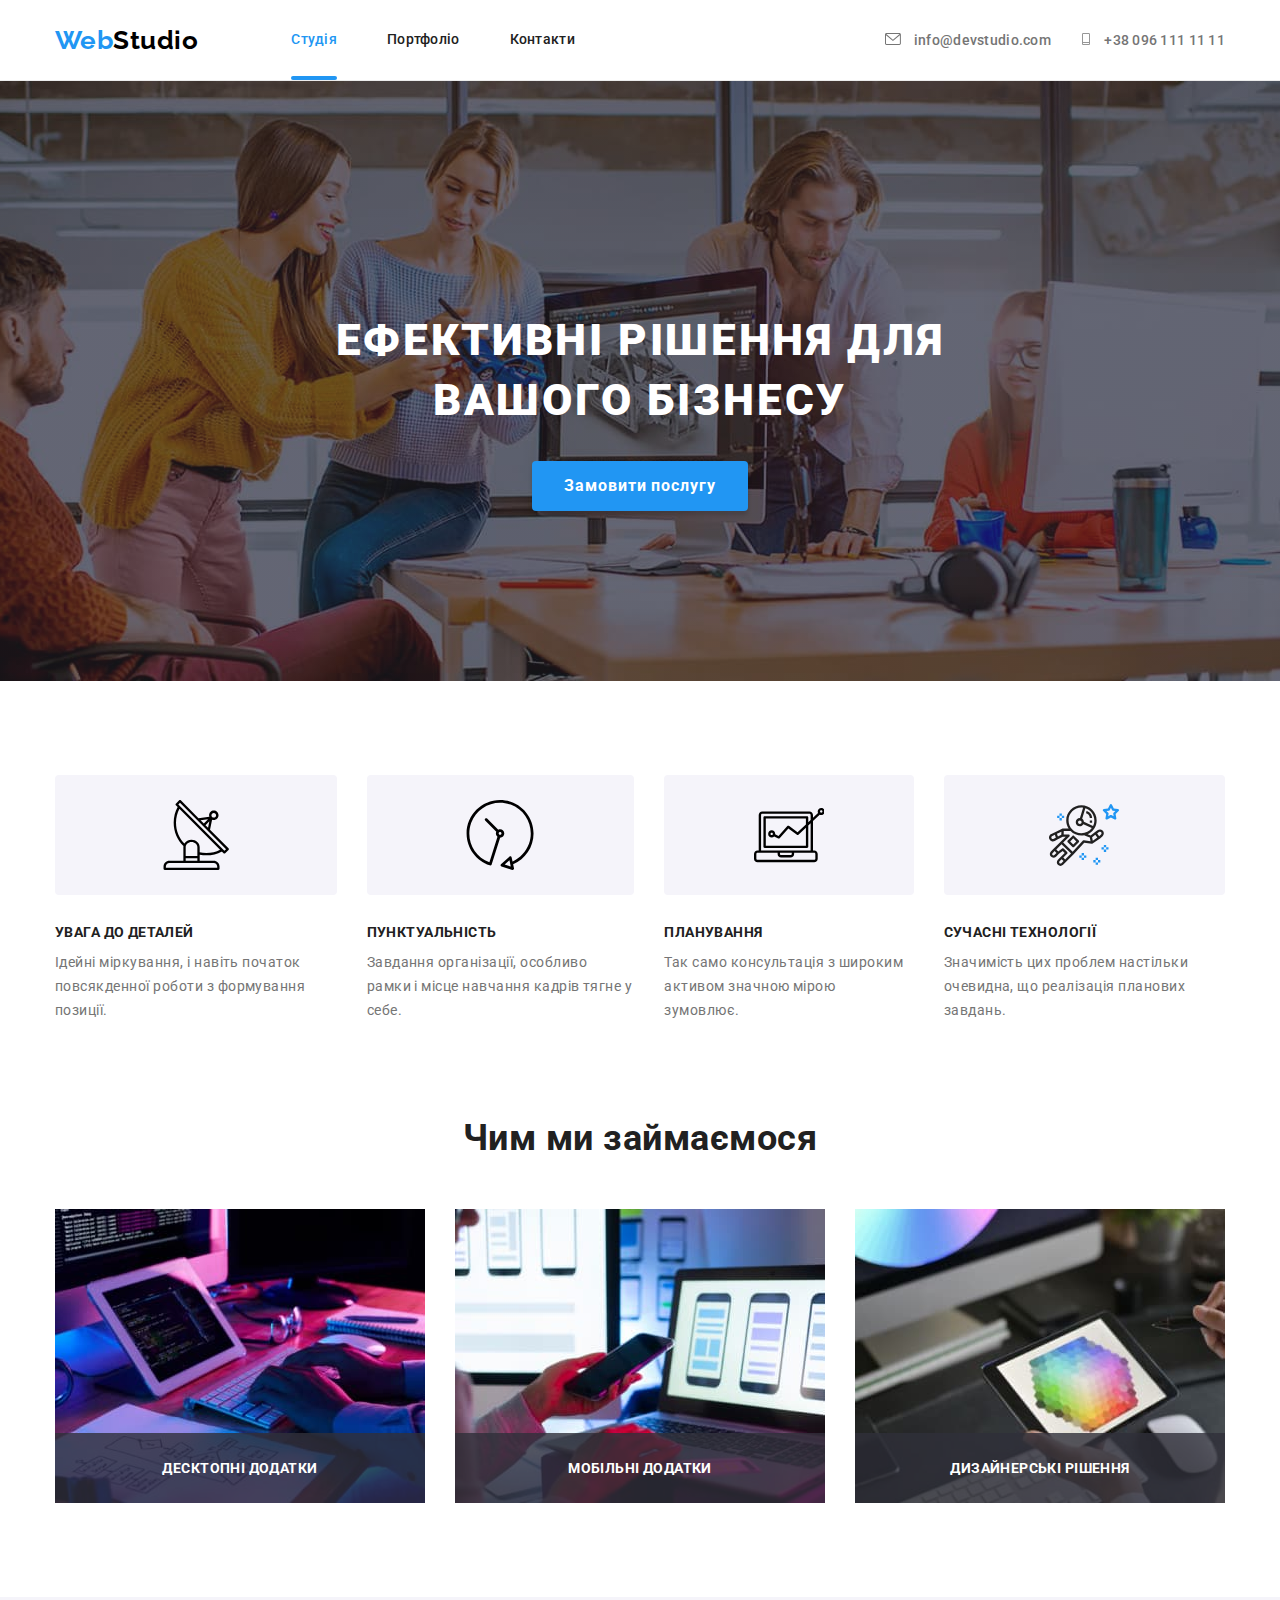
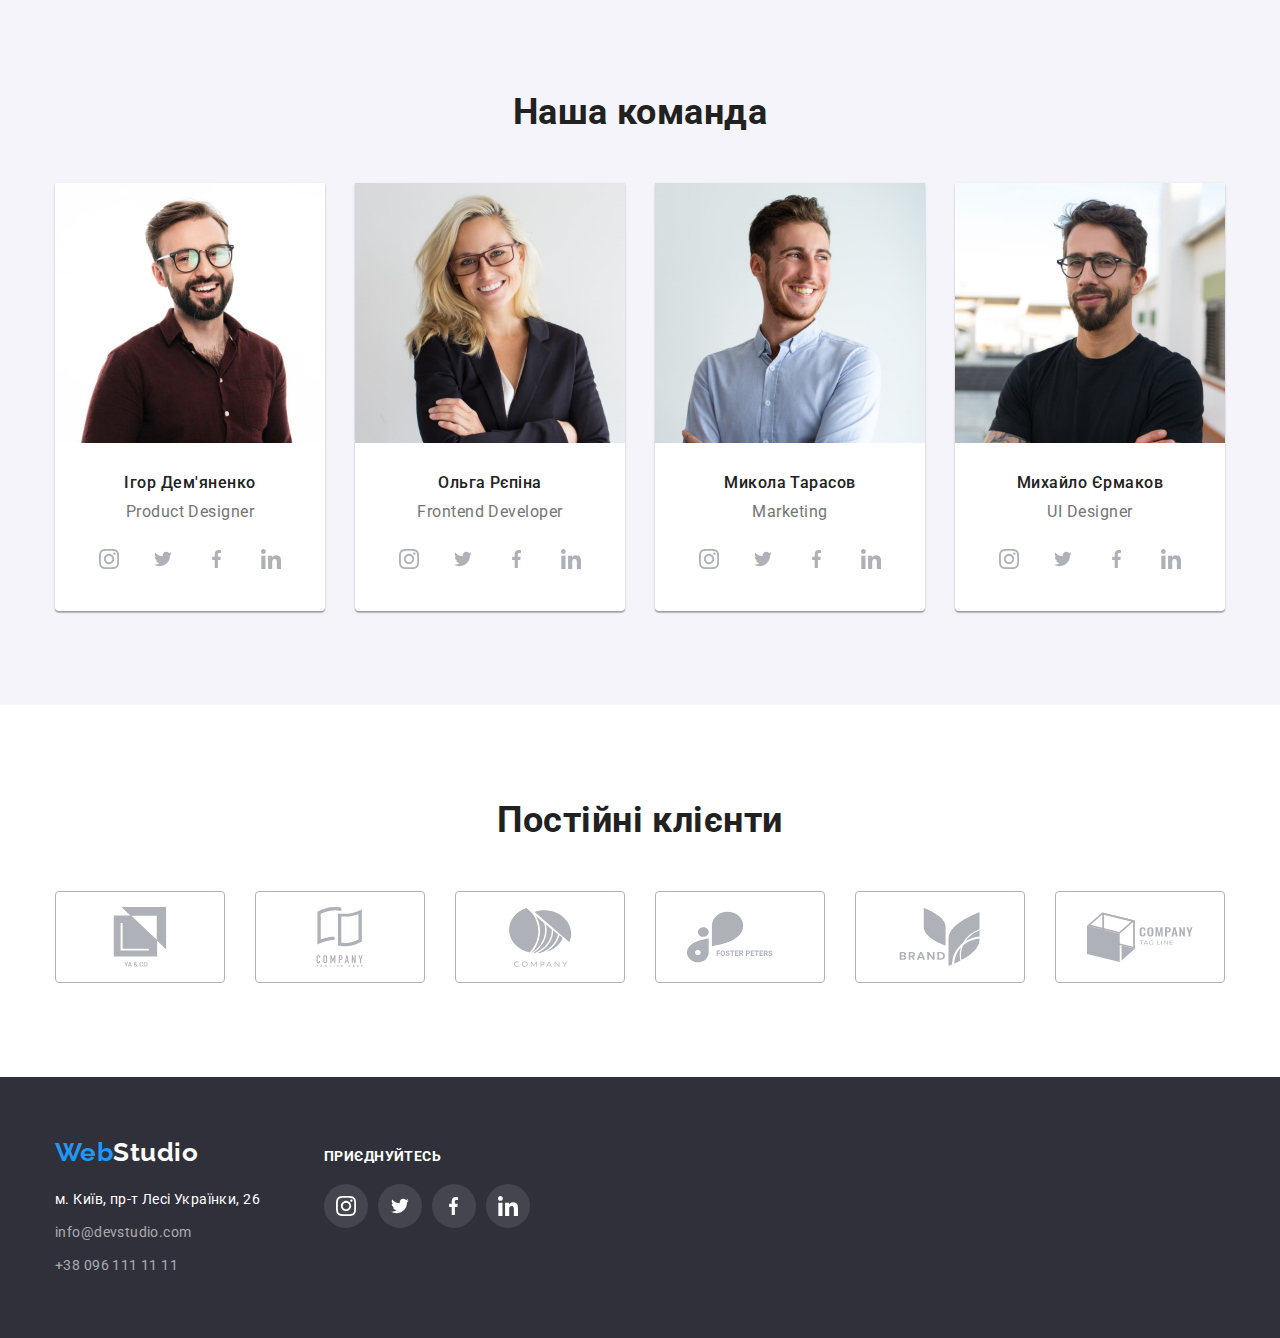
<file: index.html>
<!DOCTYPE html>
<html lang="ru">
  <head>
    <meta charset="UTF-8" />
    <meta http-equiv="X-UA-Compatible" content="IE=edge" />
    <meta name="viewport" content="width=device-width, initial-scale=1.0" />
    <title>Lesson_5</title>
    <link
      rel="stylesheet"
      href="https://cdnjs.cloudflare.com/ajax/libs/modern-normalize/1.1.0/modern-normalize.min.css"
    />
    <link rel="stylesheet" href="./css/styles.css" />
  </head>
  <body>
    <!-- Шапка -->
    <header>
      <div class="container">
        <nav class="nav">
          <a href="#" class="logo"><span class="span">Web</span>Studio</a>
          <ul class="nav-site list">
            <li class="item"><a href="" class="link current">Студія</a></li>
            <li class="item">
              <a href="./portfolio.html" class="link">Портфоліо</a>
            </li>
            <li class="item"><a href="" class="link">Контакти</a></li>
          </ul>
        </nav>
        <div class="authoriz">
          <div class="mail">
            <a href="#" class="link">
              <svg class="header-svg" width="16" height="12">
                <use href="./images/icons.svg#header-mail"></use>
              </svg>
              info@devstudio.com
            </a>
          </div>
          <div class="tel">
            <a href="#" class="link">
              <svg class="header-svg" width="10" height="12">
                <use href="./images/icons.svg#header-telephon"></use>
              </svg>
              +38 096 111 11 11
            </a>
          </div>
        </div>
      </div>
    </header>
    <!-- Головний контент -->
    <main>
      <!-- Банер -->
      <section class="banner">
        <h1 class="banner-title">Ефективні рішення для вашого бізнесу</h1>
        <button data-modal-open type="button" class="banner-btn">Замовити послугу</button>
        <div class="backdrop is-hidden" data-modal>
          <div class="modal">
            <button data-modal-close class="modal-btn">
              <svg width="30" height="30">
                <use href="./images/icons.svg#close"></use>
              </svg>
            </button>
          </div>
        </div>
      </section>

      <!-- Секція переваг -->
      <section class="section features">
        <div class="container">
          <ul class="list">
            <li class="features-item">
              <div class="features-icon">
                <svg width="70" height="70">
                  <use href="./images/icons.svg#antena"></use>
                </svg>
              </div>
              <h3 class="sub-title">Увага до деталей</h3>
              <p class="features-text">
                Ідейні міркування, і навіть початок повсякденної роботи з формування позиції.
              </p>
            </li>
            <li class="features-item">
              <div class="features-icon">
                <svg width="70" height="70">
                  <use href="./images/icons.svg#clock"></use>
                </svg>
              </div>
              <h3 class="sub-title">Пунктуальність</h3>
              <p class="features-text">
                Завдання організації, особливо рамки і місце навчання кадрів тягне у себе.
              </p>
            </li>
            <li class="features-item">
              <div class="features-icon">
                <svg width="70" height="70">
                  <use href="./images/icons.svg#tv"></use>
                </svg>
              </div>
              <h3 class="sub-title">Планування</h3>
              <p class="features-text">
                Так само консультація з широким активом значною мірою зумовлює.
              </p>
            </li>
            <li class="features-item">
              <div class="features-icon">
                <svg width="70" height="70">
                  <use href="./images/icons.svg#astronaut"></use>
                </svg>
              </div>
              <h3 class="sub-title">Сучасні технології</h3>
              <p class="features-text">
                Значимість цих проблем настільки очевидна, що реалізація планових завдань.
              </p>
            </li>
          </ul>
        </div>
      </section>
      <!-- Чим займаємося -->
      <section class="section work">
        <div class="container">
          <h2 class="sub-title">Чим ми займаємося</h2>
          <ul class="list">
            <li class="work-overlay">
              <img src="./images/img_1.jpg" width="370" alt="фото коду" />
              <button type="button" class="work-btn">Десктопні додатки</button>
            </li>
            <li class="work-overlay">
              <img src="./images/img_2.jpg" width="370" alt="фото розробки" />
              <button type="button" class="work-btn">Мобільні додатки</button>
            </li>
            <li class="work-overlay">
              <img src="./images/img_3.jpg" width="370" alt="фото дизайну" />
              <button type="button" class="work-btn">Дизайнерські рішення</button>
            </li>
          </ul>
        </div>
      </section>

      <!-- Наша команда -->

      <section class="section team">
        <div class="container">
          <h2 class="sub-title">Наша команда</h2>
          <ul class="list">
            <li class="list-item">
              <img src="./images/photo_1.jpg" width="270" alt="Дизайнер продукту" />
              <h3 class="team-title">Ігор Дем'яненко</h3>
              <p class="team-text">Product Designer</p>
              <ul class="team-list list">
                <li class="team-icons">
                  <a href="" class="link-svg">
                    <svg class="team-svg" width="20" height="20">
                      <use href="./images/icons.svg#instagram"></use>
                    </svg>
                  </a>
                </li>
                <li class="team-icons">
                  <a href="" class="link-svg">
                    <svg class="team-svg" width="20" height="16">
                      <use href="./images/icons.svg#twitter"></use>
                    </svg>
                  </a>
                </li>
                <li class="team-icons">
                  <a href="" class="link-svg">
                    <svg class="team-svg" width="10" height="20">
                      <use href="./images/icons.svg#facebook"></use>
                    </svg>
                  </a>
                </li>
                <li class="team-icons">
                  <a href="" class="link-svg">
                    <svg class="team-svg" width="20" height="20">
                      <use href="./images/icons.svg#linkedin"></use>
                    </svg>
                  </a>
                </li>
              </ul>
            </li>
            <li class="list-item">
              <img src="./images/photo_2.jpg" width="270" alt="Фронтенд-розробник" />
              <h3 class="team-title">Ольга Рєпіна</h3>
              <p class="team-text">Frontend Developer</p>
              <ul class="team-list list">
                <li class="team-icons">
                  <a href="" class="link-svg">
                    <svg class="team-svg" width="20" height="20">
                      <use href="./images/icons.svg#instagram"></use>
                    </svg>
                  </a>
                </li>
                <li class="team-icons">
                  <a href="" class="link-svg">
                    <svg class="team-svg" width="20" height="16">
                      <use href="./images/icons.svg#twitter"></use>
                    </svg>
                  </a>
                </li>
                <li class="team-icons">
                  <a href="" class="link-svg">
                    <svg class="team-svg" width="10" height="20">
                      <use href="./images/icons.svg#facebook"></use>
                    </svg>
                  </a>
                </li>
                <li class="team-icons">
                  <a href="" class="link-svg">
                    <svg class="team-svg" width="20" height="20">
                      <use href="./images/icons.svg#linkedin"></use>
                    </svg>
                  </a>
                </li>
              </ul>
            </li>
            <li class="list-item">
              <img src="./images/photo_3.jpg" width="270" alt="Маркетинг" />
              <h3 class="team-title">Микола Тарасов</h3>
              <p class="team-text">Marketing</p>
              <ul class="team-list list">
                <li class="team-icons">
                  <a href="" class="link-svg">
                    <svg class="team-svg" width="20" height="20">
                      <use href="./images/icons.svg#instagram"></use>
                    </svg>
                  </a>
                </li>
                <li class="team-icons">
                  <a href="" class="link-svg">
                    <svg class="team-svg" width="20" height="16">
                      <use href="./images/icons.svg#twitter"></use>
                    </svg>
                  </a>
                </li>
                <li class="team-icons">
                  <a href="" class="link-svg">
                    <svg class="team-svg" width="10" height="20">
                      <use href="./images/icons.svg#facebook"></use>
                    </svg>
                  </a>
                </li>
                <li class="team-icons">
                  <a href="" class="link-svg">
                    <svg class="team-svg" width="20" height="20">
                      <use href="./images/icons.svg#linkedin"></use>
                    </svg>
                  </a>
                </li>
              </ul>
            </li>
            <li class="list-item">
              <img src="./images/photo_4.jpg" width="270" alt="Дизайнер" />
              <h3 class="team-title">Михайло Єрмаков</h3>
              <p class="team-text">UI Designer</p>
              <ul class="team-list list">
                <li class="team-icons">
                  <a href="" class="link-svg">
                    <svg class="team-svg" width="20" height="20">
                      <use href="./images/icons.svg#instagram"></use>
                    </svg>
                  </a>
                </li>
                <li class="team-icons">
                  <a href="" class="link-svg">
                    <svg class="team-svg" width="20" height="16">
                      <use href="./images/icons.svg#twitter"></use>
                    </svg>
                  </a>
                </li>
                <li class="team-icons">
                  <a href="" class="link-svg">
                    <svg class="team-svg" width="10" height="20">
                      <use href="./images/icons.svg#facebook"></use>
                    </svg>
                  </a>
                </li>
                <li class="team-icons">
                  <a href="" class="link-svg">
                    <svg class="team-svg" width="20" height="20">
                      <use href="./images/icons.svg#linkedin"></use>
                    </svg>
                  </a>
                </li>
              </ul>
            </li>
          </ul>
        </div>
      </section>

      <!-- Постійні клієнти -->

      <section class="section clients">
        <div class="container">
          <h2 class="sub-title">Постійні клієнти</h2>
          <ul class="list clients-list">
            <li class="clients-item">
              <a href="" class="clients-link">
                <svg class="svg-item" width="106" height="60">
                  <use href="./images/icons.svg#company-1"></use>
                </svg>
              </a>
            </li>
            <li class="clients-item">
              <a href="" class="clients-link">
                <svg class="svg-item" width="106" height="60">
                  <use href="./images/icons.svg#company-2"></use>
                </svg>
              </a>
            </li>
            <li class="clients-item">
              <a href="" class="clients-link">
                <svg class="svg-item" width="106" height="60">
                  <use href="./images/icons.svg#company-3"></use>
                </svg>
              </a>
            </li>
            <li class="clients-item">
              <a href="" class="clients-link">
                <svg class="svg-item" width="106" height="60">
                  <use href="./images/icons.svg#company-4"></use>
                </svg>
              </a>
            </li>
            <li class="clients-item">
              <a href="" class="clients-link">
                <svg class="svg-item" width="106" height="60">
                  <use href="./images/icons.svg#company-5"></use>
                </svg>
              </a>
            </li>
            <li class="clients-item">
              <a href="" class="clients-link">
                <svg class="svg-item" width="106" height="60">
                  <use href="./images/icons.svg#company-6"></use>
                </svg>
              </a>
            </li>
          </ul>
        </div>
      </section>
    </main>
    <!-- Футер -->
    <footer class="footer">
      <div class="container footer-flex">
        <div>
          <a href="#" class="logo"><span class="span">Web</span>Studio</a>
          <address class="adress">м. Київ, пр-т Лесі Українки, 26</address>
          <a href="#" class="link margin">info@devstudio.com</a>
          <a href="#" class="link margin">+38 096 111 11 11</a>
        </div>
        <div>
          <p class="footer-text">приєднуйтесь</p>
          <ul class="list footer-list">
            <li>
              <a href="" class="link-svg">
                <svg width="20" height="20">
                  <use href="./images/icons.svg#instagram"></use>
                </svg>
              </a>
            </li>
            <li>
              <a href="" class="link-svg">
                <svg width="20" height="16">
                  <use href="./images/icons.svg#twitter"></use>
                </svg>
              </a>
            </li>
            <li>
              <a href="" class="link-svg">
                <svg width="10" height="20">
                  <use href="./images/icons.svg#facebook"></use>
                </svg>
              </a>
            </li>
            <li>
              <a href="" class="link-svg">
                <svg width="20" height="20">
                  <use href="./images/icons.svg#linkedin"></use>
                </svg>
              </a>
            </li>
          </ul>
        </div>
      </div>
    </footer>

    <script src="./js/modal.js"></script>
  </body>
</html>
</file>
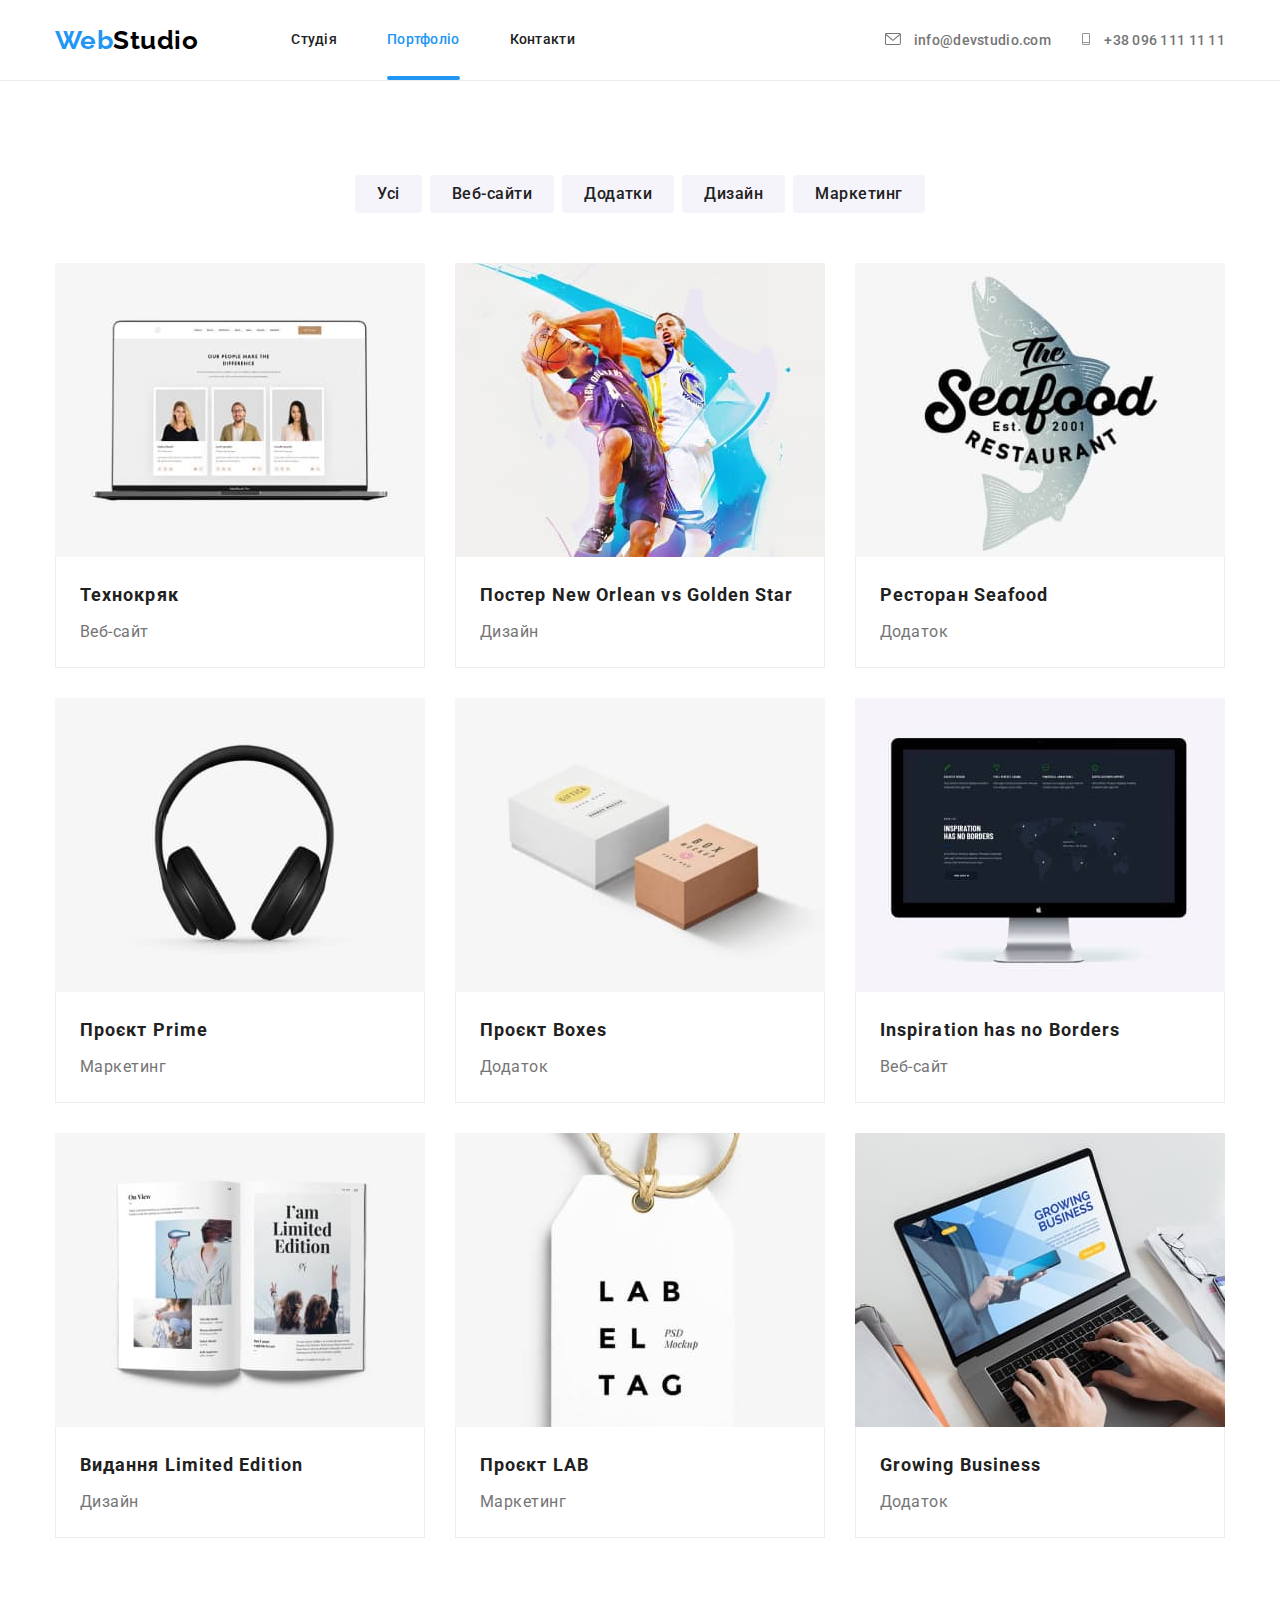
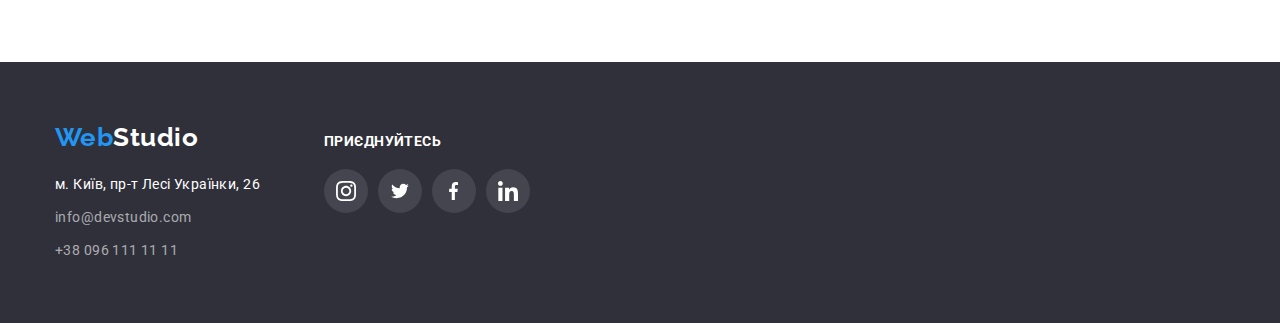
<file: portfolio.html>
<!DOCTYPE html>
<html lang="ru">
  <head>
    <meta charset="UTF-8" />
    <meta http-equiv="X-UA-Compatible" content="IE=edge" />
    <meta name="viewport" content="width=device-width, initial-scale=1.0" />
    <title>Lesson_5_Portfolio</title>
    <link
      rel="stylesheet"
      href="https://cdnjs.cloudflare.com/ajax/libs/modern-normalize/1.1.0/modern-normalize.min.css"
    />
    <link rel="stylesheet" href="./css/styles.css" />
  </head>
  <body>
    <!-- Шапка -->
    <header>
      <div class="container">
        <nav class="nav">
          <a href="#" class="logo"><span class="span">Web</span>Studio</a>
          <ul class="nav-site list">
            <li class="item"><a href="./index.html" class="link">Студія</a></li>
            <li class="item"><a href="" class="link current">Портфоліо</a></li>
            <li class="item"><a href="" class="link">Контакти</a></li>
          </ul>
        </nav>
        <div class="authoriz">
          <div class="mail">
            <a href="#" class="link">
              <svg class="header-svg" width="16" height="12">
                <use href="./images/icons.svg#header-mail"></use>
              </svg>
              info@devstudio.com
            </a>
          </div>
          <div class="tel">
            <a href="#" class="link">
              <svg class="header-svg" width="10" height="12">
                <use href="./images/icons.svg#header-telephon"></use>
              </svg>
              +38 096 111 11 11
            </a>
          </div>
        </div>
      </div>
    </header>
    <main>
      <section class="project">
        <div class="container">
          <ul class="filters list">
            <li class="filters-item">
              <button type="button" class="filters-link">Усі</button>
            </li>
            <li class="filters-item">
              <button type="button" class="filters-link">Веб-сайти</button>
            </li>
            <li class="filters-item">
              <button type="button" class="filters-link">Додатки</button>
            </li>
            <li class="filters-item">
              <button type="button" class="filters-link">Дизайн</button>
            </li>
            <li class="filters-item">
              <button type="button" class="filters-link">Маркетинг</button>
            </li>
          </ul>
          <ul class="project-list list">
            <li class="project-item">
              <a href="" class="list-link">
                <div class="project-thumb">
                  <img src="./images/2-techno-kriak.jpg" class="img" width="370" alt="Технокряк" />
                  <div class="project-overlay">
                    <p class="thumb-text">
                      Ресурс пропонує комплексні пропозиції з різним рівнем функціоналу та сервісів.
                      Все це дозволить відвідувачу отримати вичерпні відомості про компанію чи
                      приватну особу.
                    </p>
                  </div>
                </div>
                <div class="border">
                  <h4 class="project-title">Технокряк</h4>
                  <p class="project-text">Веб-сайт</p>
                </div>
              </a>
            </li>
            <li class="project-item">
              <a href="" class="list-link">
                <div class="project-thumb">
                  <img src="./images/2-new-orlean.jpg" class="img" width="370" alt="Постер" />
                  <div class="project-overlay">
                    <p class="thumb-text">
                      Ресурс пропонує комплексні пропозиції з різним рівнем функціоналу та сервісів.
                      Все це дозволить відвідувачу отримати вичерпні відомості про компанію чи
                      приватну особу.
                    </p>
                  </div>
                </div>
                <div class="border">
                  <h4 class="project-title">Постер New Orlean vs Golden Star</h4>
                  <p class="project-text">Дизайн</p>
                </div>
              </a>
            </li>
            <li class="project-item">
              <a href="" class="list-link">
                <div class="project-thumb">
                  <img src="./images/2-seafood.jpg" class="img" width="370" alt="Ресторан" />
                  <div class="project-overlay">
                    <p class="thumb-text">
                      Ресурс пропонує комплексні пропозиції з різним рівнем функціоналу та сервісів.
                      Все це дозволить відвідувачу отримати вичерпні відомості про компанію чи
                      приватну особу.
                    </p>
                  </div>
                </div>
                <div class="border">
                  <h4 class="project-title">Ресторан Seafood</h4>
                  <p class="project-text">Додаток</p>
                </div>
              </a>
            </li>
            <li class="project-item">
              <a href="" class="list-link">
                <div class="project-thumb">
                  <img src="./images/2-prime.jpg" class="img" width="370" alt="Проєкт" />
                  <div class="project-overlay">
                    <p class="thumb-text">
                      Ресурс пропонує комплексні пропозиції з різним рівнем функціоналу та сервісів.
                      Все це дозволить відвідувачу отримати вичерпні відомості про компанію чи
                      приватну особу.
                    </p>
                  </div>
                </div>
                <div class="border">
                  <h4 class="project-title">Проєкт Prime</h4>
                  <p class="project-text">Маркетинг</p>
                </div>
              </a>
            </li>
            <li class="project-item">
              <a href="" class="list-link">
                <div class="project-thumb">
                  <img src="./images/2-boxes.jpg" class="img" width="370" alt="Проєкт" />
                  <div class="project-overlay">
                    <p class="thumb-text">
                      Ресурс пропонує комплексні пропозиції з різним рівнем функціоналу та сервісів.
                      Все це дозволить відвідувачу отримати вичерпні відомості про компанію чи
                      приватну особу.
                    </p>
                  </div>
                </div>
                <div class="border">
                  <h4 class="project-title">Проєкт Boxes</h4>
                  <p class="project-text">Додаток</p>
                </div>
              </a>
            </li>
            <li class="project-item">
              <a href="" class="list-link">
                <div class="project-thumb">
                  <img src="./images/2-borders.jpg" class="img" width="370" alt="Веб-сайт" />
                  <div class="project-overlay">
                    <p class="thumb-text">
                      Ресурс пропонує комплексні пропозиції з різним рівнем функціоналу та сервісів.
                      Все це дозволить відвідувачу отримати вичерпні відомості про компанію чи
                      приватну особу.
                    </p>
                  </div>
                </div>
                <div class="border">
                  <h4 class="project-title">Inspiration has no Borders</h4>
                  <p class="project-text">Веб-сайт</p>
                </div>
              </a>
            </li>
            <li class="project-item">
              <a href="" class="list-link">
                <div class="project-thumb">
                  <img src="./images/2-edition.jpg" class="img" width="370" alt="Видання" />
                  <div class="project-overlay">
                    <p class="thumb-text">
                      Ресурс пропонує комплексні пропозиції з різним рівнем функціоналу та сервісів.
                      Все це дозволить відвідувачу отримати вичерпні відомості про компанію чи
                      приватну особу.
                    </p>
                  </div>
                </div>
                <div class="border">
                  <h4 class="project-title">Видання Limited Edition</h4>
                  <p class="project-text">Дизайн</p>
                </div>
              </a>
            </li>
            <li class="project-item">
              <a href="" class="list-link">
                <div class="project-thumb">
                  <img src="./images/2-lab.jpg" class="img" width="370" alt="Проєкт" />
                  <div class="project-overlay">
                    <p class="thumb-text">
                      Ресурс пропонує комплексні пропозиції з різним рівнем функціоналу та сервісів.
                      Все це дозволить відвідувачу отримати вичерпні відомості про компанію чи
                      приватну особу.
                    </p>
                  </div>
                </div>
                <div class="border">
                  <h4 class="project-title">Проєкт LAB</h4>
                  <p class="project-text">Маркетинг</p>
                </div>
              </a>
            </li>
            <li class="project-item">
              <a href="" class="list-link">
                <div class="project-thumb">
                  <img src="./images/2-business.jpg" class="img" width="370" alt="Бізнес" />
                  <div class="project-overlay">
                    <p class="thumb-text">
                      Ресурс пропонує комплексні пропозиції з різним рівнем функціоналу та сервісів.
                      Все це дозволить відвідувачу отримати вичерпні відомості про компанію чи
                      приватну особу.
                    </p>
                  </div>
                </div>
                <div class="border">
                  <h4 class="project-title">Growing Business</h4>
                  <p class="project-text">Додаток</p>
                </div>
              </a>
            </li>
          </ul>
        </div>
      </section>
    </main>
    <footer class="footer">
      <div class="container footer-flex">
        <div>
          <a href="#" class="logo"><span class="span">Web</span>Studio</a>
          <address class="adress">м. Київ, пр-т Лесі Українки, 26</address>
          <a href="#" class="link margin">info@devstudio.com</a>
          <a href="#" class="link margin">+38 096 111 11 11</a>
        </div>
        <div>
          <p class="footer-text">приєднуйтесь</p>
          <ul class="list footer-list">
            <li>
              <a href="" class="link-svg">
                <svg width="20" height="20">
                  <use href="./images/icons.svg#instagram"></use>
                </svg>
              </a>
            </li>
            <li>
              <a href="" class="link-svg">
                <svg width="20" height="16">
                  <use href="./images/icons.svg#twitter"></use>
                </svg>
              </a>
            </li>
            <li>
              <a href="" class="link-svg">
                <svg width="10" height="20">
                  <use href="./images/icons.svg#facebook"></use>
                </svg>
              </a>
            </li>
            <li>
              <a href="" class="link-svg">
                <svg width="20" height="20">
                  <use href="./images/icons.svg#linkedin"></use>
                </svg>
              </a>
            </li>
          </ul>
        </div>
      </div>
    </footer>
  </body>
</html>
</file>
<file: css/styles.css>
/* основной цвет #212121
дополнительный цвет #757575
вторичный цвет #FFFFFF 
дополнительный вторичный #2196F3*/

@import url('https://fonts.googleapis.com/css2?family=Raleway:wght@700&family=Roboto:wght@400;500;700;900&display=swap');

:root {
  --text-color: #757575;
  --accent-color: #2196f3;
  --bg-primary-color: #2f303a;
  --bg-second-color: #eeeeee;
  --second-font-family: 'Raleway', sans-serif;
  --timing-function: cubic-bezier(0.4, 0, 0.2, 1);
}
html {
  box-sizing: border-box;
}
*,
*::before,
*::after {
  box-sizing: inherit;
}
body {
  margin: 0;
  font-family: 'Roboto', sans-serif;
  color: #212121;
  letter-spacing: 0.03em;
  font-size: 16px;
}
.list {
  display: flex;
  list-style: none;
  padding-left: 0;
}
h1,
h2,
h3,
h4,
h5,
h6,
p,
ul {
  margin-top: 0;
  margin-bottom: 0;
}
header {
  border-bottom: 1px solid #ececec;
}
header > .container {
  display: flex;
  align-items: center;
}
.nav {
  display: flex;
  align-items: center;
}
.container {
  margin-left: auto;
  margin-right: auto;
  width: 1200px;
  padding-left: 15px;
  padding-right: 15px;
}
img {
  display: block;
}

/* ===============
Шапка
=============== */

.logo {
  font-family: var(--second-font-family);
  font-weight: 700;
  font-size: 26px;
  line-height: 1.19;
  color: #000;
  text-decoration: none;

  transition: color 250ms var(--timing-function);
}
.logo > span {
  color: var(--accent-color);

  transition: color 250ms var(--timing-function);
}
.span:hover {
  color: #000;
}
.logo:hover {
  color: var(--accent-color);
}
.nav-site {
  display: flex;
  margin-left: 93px;
}
.nav-site .item:not(:last-child) {
  margin-right: 50px;
}
.nav-site .link {
  position: relative;

  display: block;
  padding-top: 32px;
  padding-bottom: 32px;
}
.nav-site .link,
.authoriz .link {
  color: #212121;
  font-weight: 500;
  font-size: 14px;
  line-height: 1.14;
  letter-spacing: 0.02em;
  text-decoration: none;

  transition: color 250ms var(--timing-function);
}
.nav-site .link.current {
  color: var(--accent-color);
}
.current::after {
  position: absolute;
  left: 0;
  bottom: 0;

  content: '';
  display: block;

  width: 100%;
  height: 4px;
  background-color: var(--accent-color);
  border-radius: 2px;
}
.nav-site .link:hover,
.nav-site .link:focus {
  color: var(--accent-color);
}
.authoriz {
  display: flex;
  gap: 30px;
  margin-left: auto;
}
.authoriz .link {
  color: var(--text-color);
}
.authoriz .link + .link {
  margin-left: 50px;
}
.authoriz .link:hover,
.authoriz .link:focus {
  color: var(--accent-color);
}
.authoriz svg {
  margin-right: 10px;
}
.header-svg {
  fill: currentColor;
}

/* =================
Банер
================= */

.banner {
  max-width: 1600px;
  height: 600px;
  margin-left: auto;
  margin-right: auto;
  background-image: linear-gradient(to right, rgba(47, 48, 58, 0.4), rgba(47, 48, 58, 0.4)),
    url(../images/banner-photo.jpg);
  background-repeat: no-repeat;
  background-position: center;
  background-size: cover;

  text-align: center;
  padding-top: 200px;
  padding-bottom: 200px;
}
.banner-title {
  max-width: 696px;
  margin: 30px auto;
  text-align: center;
  color: #fff;
  font-weight: 900;
  font-size: 44px;
  line-height: 1.36;
  text-align: center;
  letter-spacing: 0.06em;
  text-transform: uppercase;
}
.banner-btn {
  padding: 10px 32px;
  color: #fff;
  background-color: var(--accent-color);
  font-weight: 700;
  font-size: 16px;
  line-height: 1.87;
  letter-spacing: 0.06em;
  cursor: pointer;
  box-shadow: 0px 4px 4px rgba(0, 0, 0, 0.15);
  border-radius: 4px;
  border: var(--accent-color);
}

.backdrop {
  position: fixed;
  top: 0;
  left: 0;
  width: 100%;
  height: 100%;
  background-color: rgba(0, 0, 0, 0.2);
  opacity: 1;

  transition: opacity 250ms var(--timing-function), visibility 250ms var(--timing-function);
}
.backdrop.is-hidden {
  visibility: hidden;
  opacity: 0;
  pointer-events: none;
}
.modal {
  position: absolute;
  top: 50%;
  left: 50%;
  transform: translate(-50%, -50%);

  width: 528px;
  height: 581px;
  padding: 8px;

  background: #ffffff;
  box-shadow: 0px 1px 3px rgba(0, 0, 0, 0.12), 0px 1px 1px rgba(0, 0, 0, 0.14),
    0px 2px 1px rgba(0, 0, 0, 0.2);
  border-radius: 4px;
}
.modal-btn {
  position: absolute;
  top: 8px;
  right: 8px;

  padding: 0;

  border: none;
  background-color: #fff;
}
.modal-btn svg {
  border: 1px solid rgba(0, 0, 0, 0.1);
  border-radius: 50%;
}
/* ===========================
Головний контент
=========================== */
.section {
  padding-bottom: 94px;
}
.features {
  padding-top: 94px;
}
.features-item {
  width: calc((100%-90px) / 4);
  margin-right: 30px;
}
.features-item:last-child {
  margin-right: 0;
}
.features-icon {
  align-items: center;
  display: flex;
  justify-content: center;
  height: 120px;
  margin-bottom: 30px;
  background-color: #f5f4fa;
  border-radius: 4px;
}

.features .sub-title {
  margin-bottom: 10px;
  font-size: 14px;
  line-height: 1.14;
  letter-spacing: 0.03em;
  text-transform: uppercase;
}
/* Чим займаємось */
.work-overlay {
  position: relative;
}
.work-btn {
  position: absolute;
  bottom: 0;
  left: 0;
  width: 100%;
  height: 70px;

  font-family: 'Roboto';
  font-weight: 700;
  font-size: 14px;
  letter-spacing: 0.03em;
  text-transform: uppercase;

  color: #ffffff;

  background-color: rgba(47, 48, 58, 0.8);
  border: none;
}
.work li {
  margin-right: 30px;
}
.work li:last-child {
  margin-right: 0;
}
.work .sub-title,
.team .sub-title,
.clients .sub-title {
  margin-bottom: 50px;
  font-size: 36px;
  line-height: 1.17;
  text-align: center;
}
.team {
  padding-top: 94px;
  background-color: #f5f4fa;
}
.list-item {
  margin-right: 30px;
  box-shadow: 0px 1px 3px rgba(0, 0, 0, 0.12), 0px 1px 1px rgba(0, 0, 0, 0.14),
    0px 2px 1px rgba(0, 0, 0, 0.2);
  border-radius: 0px 0px 4px 4px;
}
.list-item:last-child {
  margin-right: 0;
}
.team-title {
  margin-top: 30px;
  font-size: 16px;
  font-weight: 500;
  line-height: 1.19;
  letter-spacing: 0.03em;
  text-align: center;
}
.features-text,
.team-text {
  color: var(--text-color);
}
.features-text {
  font-size: 14px;
  line-height: 1.71;
}
.team-text {
  margin-top: 10px;
  margin-bottom: 16px;
  line-height: 1.19;
  text-align: center;
}

.team .list-item {
  padding-bottom: 30px;
  background: #fff;
  box-shadow: 0px 1px 3px rgba(0, 0, 0, 0.12), 0px 1px 1px rgba(0, 0, 0, 0.14),
    0px 2px 1px rgba(0, 0, 0, 0.2);
  border-radius: 0px 0px 4px 4px;
}
.team-icons:not(:last-child) {
  margin-right: 10px;
}
.team-list {
  display: flex;
  justify-content: center;
}
.link-svg {
  display: flex;
  align-items: center;
  justify-content: center;
  width: 44px;
  height: 44px;
  background: #fff;
  border-radius: 50%;

  transition: background-color 250ms var(--timing-function);
}
.team-svg {
  fill: #afb1b8;

  transition: fill 250ms var(--timing-function);
}
.link-svg:hover,
.link-svg:focus {
  background-color: var(--accent-color);
}
.link-svg:hover svg,
.link-svg:focus svg {
  fill: #fff;
}

/* ====================
Пойтійні клієнти
==================== */

.clients {
  padding-top: 94px;
}
.clients-list {
  justify-content: center;
  gap: 30px;
}
.clients-link {
  display: flex;
  align-items: center;
  justify-content: center;
  width: 170px;
  height: 92px;

  border: 1px solid #afb1b8;
  border-radius: 4px;

  transition: border 250ms var(--timing-function);
}
.svg-item {
  fill: #afb1b8;

  transition: fill 250ms var(--timing-function);
}
.clients-link:hover,
.clients-link:focus {
  border: 1px solid var(--accent-color);
}
.clients-link:hover svg,
.clients-link:focus svg {
  fill: var(--accent-color);
}

/* ======================
Підвал
====================== */

.footer {
  background-color: var(--bg-primary-color);
  padding-top: 60px;
  padding-bottom: 60px;
}
.footer-flex {
  display: flex;
  align-items: baseline;
  gap: 64px;
}

.footer .logo {
  color: #fff;

  transition: color 250ms var(--timing-function);
}
.footer .logo:hover {
  color: var(--accent-color);
}
.footer .span {
  color: var(--accent-color);

  transition: color 250ms var(--timing-function);
}
.footer .span:hover,
.footer .span:focus {
  color: #fff;
}
.adress {
  margin-top: 20px;
  color: #fff;
  font-style: normal;
  font-size: 14px;
  line-height: 1.71;
  letter-spacing: 0.03em;
}
.footer .link {
  display: block;
  color: rgba(255, 255, 255, 0.6);
  font-size: 14px;
  line-height: 1.71;
  letter-spacing: 0.03em;
  text-decoration: none;
}
.margin {
  margin-top: 9px;
}
.footer .link:hover,
.footer .link:focus {
  color: var(--accent-color);
}
.footer-list {
  gap: 10px;
}
.footer .link-svg {
  width: 44px;
  height: 44px;
  background-color: rgba(255, 255, 255, 0.1);

  transition: background-color 250ms var(--timing-function);
}
.footer .link-svg:hover,
.footer .link-svg:focus {
  background-color: var(--accent-color);
}
.footer svg {
  fill: #fff;
}

.footer-text {
  margin-bottom: 20px;

  font-family: 'Roboto';
  font-weight: 700;
  font-size: 14px;
  line-height: 16px;
  letter-spacing: 0.03em;
  text-transform: uppercase;
  color: #ffffff;
}

/* ================================
Портфоліо
================================ */
.filters {
  display: flex;
  justify-content: center;
}
.filters-item {
  padding-right: 8px;
}
.filters-item:last-child {
  padding-right: 0;
}
.filters-link {
  padding: 6px 22px;
  background: #f5f4fa;
  border-radius: 4px;
  border: none;
  color: #212121;
  font-family: 'Roboto';
  font-weight: 500;
  line-height: 1.625;
  letter-spacing: 0.03em;
  text-align: center;
  cursor: pointer;

  transition: background-color 250ms var(--timing-function), color 250ms var(--timing-function),
    box-shadow 250ms var(--timing-function), border-radius 250ms var(--timing-function);
}
.filters-link:hover,
.filters-link:focus {
  color: #fff;
  background-color: var(--accent-color);
  box-shadow: 0px 3px 1px rgba(0, 0, 0, 0.1), 0px 1px 2px rgba(0, 0, 0, 0.08),
    0px 2px 2px rgba(0, 0, 0, 0.12);
  border-radius: 4px;
}
.project {
  padding-top: 94px;
  padding-bottom: 94px;
}
.project-list {
  display: flex;
  flex-wrap: wrap;
  margin-top: 50px;
}
.project-item {
  width: 370px;
  margin-right: 30px;
  margin-bottom: 30px;

  transition: box-shadow 250ms var(--timing-function);
}
.project-item:hover,
.project-item:focus {
  box-shadow: 0px 1px 1px rgba(0, 0, 0, 0.12), 0px 4px 4px rgba(0, 0, 0, 0.06),
    1px 4px 6px rgba(0, 0, 0, 0.16);
}

.project-thumb {
  position: relative;
  overflow: hidden;
}
.project-overlay {
  position: absolute;
  top: 0;
  left: 0;
  width: 100%;
  height: 100%;

  background-color: rgba(33, 150, 243, 0.9);

  transform: translateY(100%);
  transition: transform 250ms var(--timing-function);
}
.thumb-text {
  padding: 63px 24px;

  font-family: 'Roboto';
  font-size: 18px;
  line-height: 28px;
  letter-spacing: 0.03em;
  color: #fff;
}
.project-item:hover .project-overlay {
  transform: translateY(0);
}
.border {
  padding: 20px 24px;
  border-bottom: 1px solid #eeeeee;
  border-left: 1px solid #eeeeee;
  border-right: 1px solid #eeeeee;
}
.project-item:nth-child(3n) {
  margin-right: 0;
}
.project-title {
  font-family: 'Roboto';
  font-weight: 700;
  font-size: 18px;
  line-height: 2;
  letter-spacing: 0.06em;
  color: #212121;
}
.project-text {
  margin-top: 4px;
  color: var(--text-color);
  font-family: 'Roboto';
  font-size: 16px;
  line-height: 1.88;
  letter-spacing: 0.03em;
}
.list-link {
  text-decoration: none;
}
</file>
